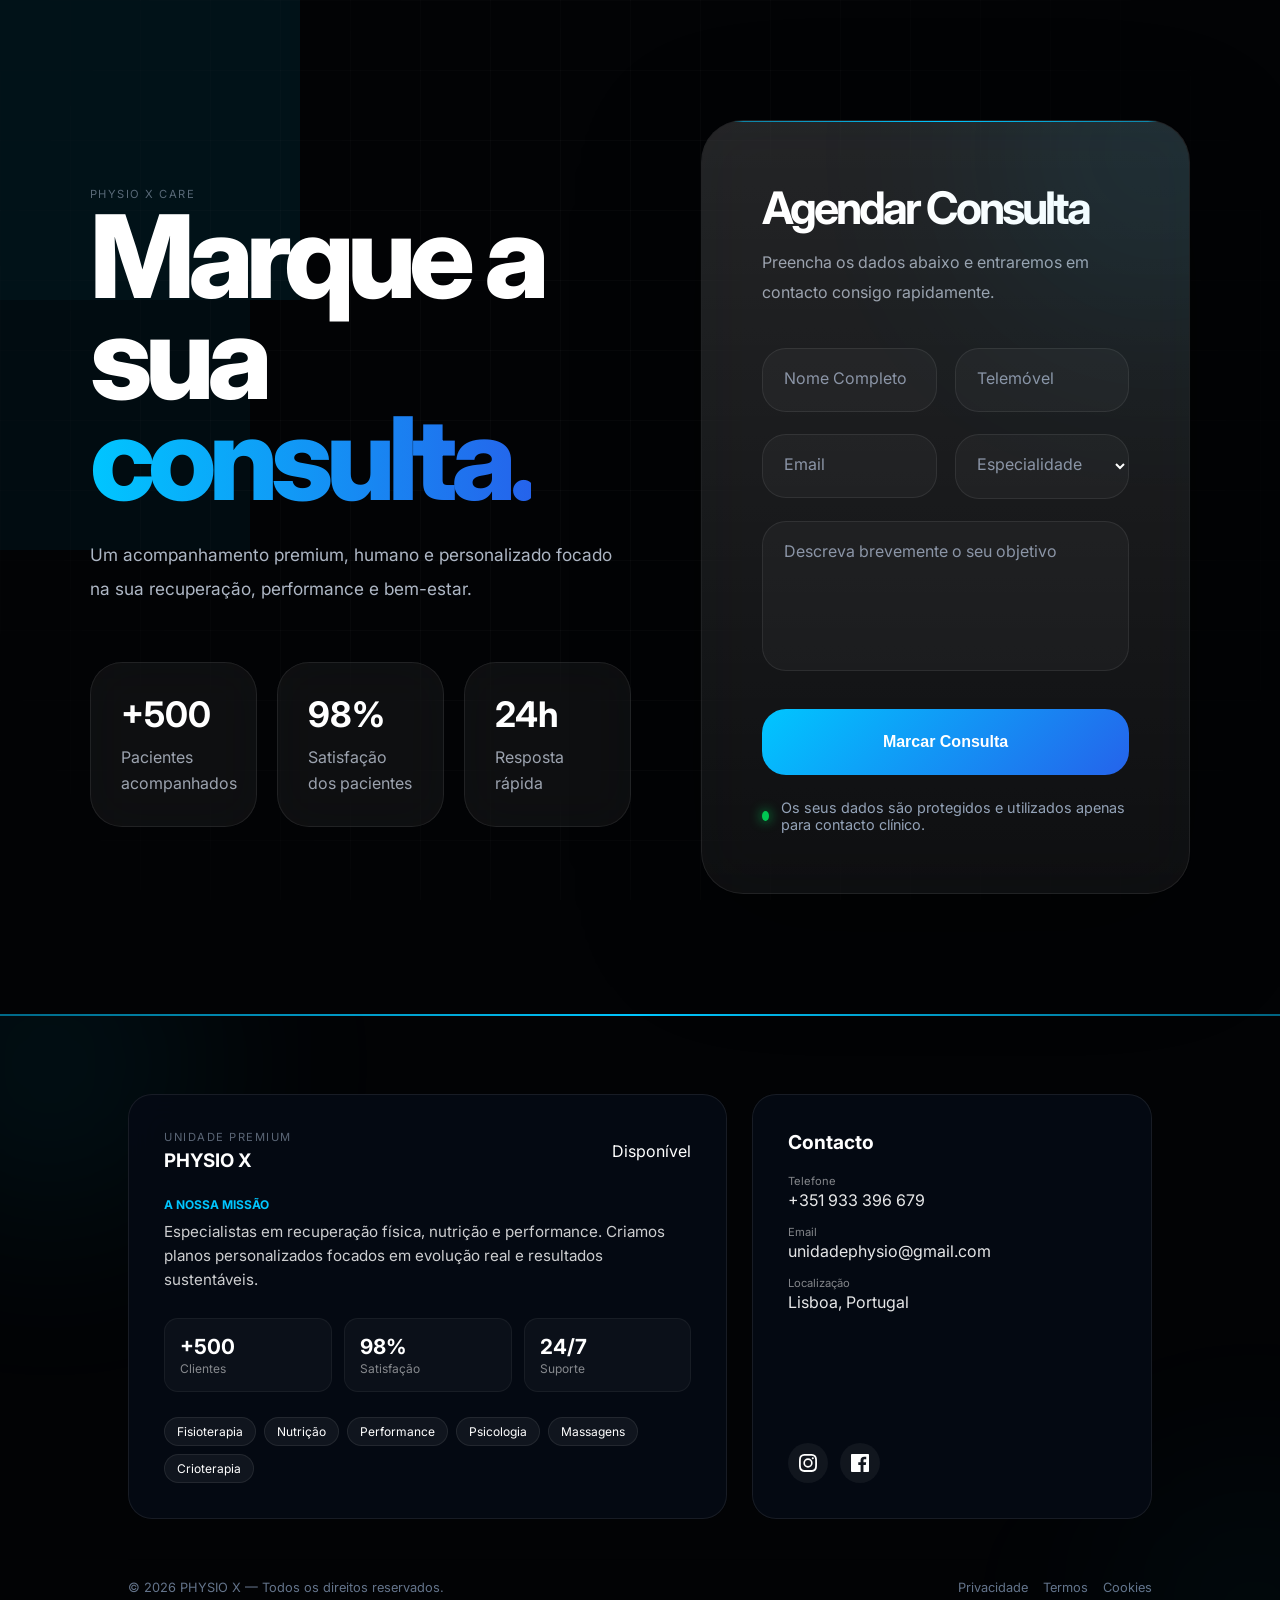
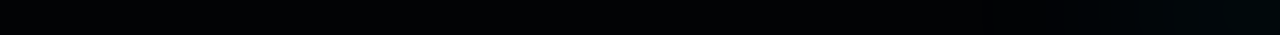
<file: Consulta.html>
<!DOCTYPE html>
<html lang="pt">
<head>

<meta charset="UTF-8">
<meta name="viewport" content="width=device-width, initial-scale=1.0">

<title>Marcação de Consulta | PHYSIO X</title>

<link rel="preconnect" href="https://fonts.googleapis.com">
<link rel="preconnect" href="https://fonts.gstatic.com" crossorigin>

<link href="https://fonts.googleapis.com/css2?family=Inter:wght@300;400;500;600;700;800;900&display=swap" rel="stylesheet">

<link rel="stylesheet" href="style.css">

</head>

<body>

<!-- BACKGROUND -->
<div class="bg">

  <div class="grid"></div>

  <div class="glow glow-1"></div>
  <div class="glow glow-2"></div>

</div>

<!-- HERO -->
<section class="hero">

  <div class="hero-container">

    <!-- LEFT -->
    <div class="hero-left reveal">

      <span class="mini-label">
        PHYSIO X CARE
      </span>

      <h1>
        Marque a sua
        <span>consulta.</span>
      </h1>

      <p>
        Um acompanhamento premium, humano e personalizado
        focado na sua recuperação, performance e bem-estar.
      </p>

      <!-- TRUST -->
      <div class="trust-grid">

        <div class="trust-card">
          <h3>+500</h3>
          <span>Pacientes acompanhados</span>
        </div>

        <div class="trust-card">
          <h3>98%</h3>
          <span>Satisfação dos pacientes</span>
        </div>

        <div class="trust-card">
          <h3>24h</h3>
          <span>Resposta rápida</span>
        </div>

      </div>

    </div>

    <!-- RIGHT -->
    <div class="booking-card reveal">

      <div class="light-line"></div>

      <div class="form-header">

        <h2>
          Agendar Consulta
        </h2>

        <p>
          Preencha os dados abaixo e entraremos
          em contacto consigo rapidamente.
        </p>

      </div>

      <!-- FORM -->
      <form
      class="booking-form"
      action="https://formspree.io/f/SEU_ID"
      method="POST">

        <div class="form-grid">

          <div class="input-group">

            <input
            type="text"
            name="nome"
            required>

            <label>
              Nome Completo
            </label>

          </div>

          <div class="input-group">

            <input
            type="tel"
            name="telefone"
            required>

            <label>
              Telemóvel
            </label>

          </div>

        </div>

        <div class="form-grid">

          <div class="input-group">

            <input
            type="email"
            name="email"
            required>

            <label>
              Email
            </label>

          </div>

          <div class="input-group">

            <select
            name="consulta"
            required>

              <option value=""></option>

              <option>
                Fisioterapia
              </option>

              <option>
                Nutrição
              </option>

              <option>
                Personal Trainer
              </option>

              <option>
                Psicologia
              </option>

            </select>

            <label>
              Especialidade
            </label>

          </div>

        </div>

        <div class="input-group">

          <textarea
          name="mensagem"
          required></textarea>

          <label>
            Descreva brevemente o seu objetivo
          </label>

        </div>

        <button
        type="submit"
        class="submit-btn">

          Marcar Consulta

        </button>

      </form>

      <!-- SECURITY -->
      <div class="security">

        <div class="security-dot"></div>

        <span>
          Os seus dados são protegidos e utilizados apenas para contacto clínico.
        </span>

      </div>

    </div>

  </div>

</section>

<footer class="footer">
  <div class="footer-line"></div>
  <div class="footer-glow glow-1"></div>
  <div class="footer-glow glow-2"></div>

  <div class="footer-main">
    <div class="footer-box glass footer-brand">
      <div class="brand-top">
        <div>
          <span class="mini-label">UNIDADE PREMIUM</span>
          <h3>PHYSIO X</h3>
        </div>
        <div class="status-live"><span></span> Disponível</div>
      </div>

      <div class="brand-info">
        <span class="brand-mission-title">A Nossa Missão</span>
        <p class="brand-description">
          Especialistas em recuperação física, nutrição e performance. Criamos planos personalizados focados em evolução real e resultados sustentáveis.
        </p>
      </div>

      <div class="brand-stats">
        <div class="stat-card">
          <h4>+500</h4>
          <p>Clientes</p>
        </div>
        <div class="stat-card">
          <h4>98%</h4>
          <p>Satisfação</p>
        </div>
        <div class="stat-card">
          <h4>24/7</h4>
          <p>Suporte</p>
        </div>
      </div>

      <div class="specialities">
        <span>Fisioterapia</span>
        <span>Nutrição</span>
        <span>Performance</span>
        <span>Psicologia</span>
        <span>Massagens</span>
        <span>Crioterapia</span>
      </div>
    </div>

    <div class="footer-box glass footer-contacto">
      <div>
        <h4>Contacto</h4>
        <div class="contact-item">
          <span>Telefone</span>
          <p>+351 933 396 679</p>
        </div>
        <div class="contact-item">
          <span>Email</span>
          <p>unidadephysio@gmail.com</p>
        </div>
        <div class="contact-item">
          <span>Localização</span>
          <p>Lisboa, Portugal</p>
        </div>
      </div>

      <div class="socials">
        <a href="https://www.instagram.com/unidadephysiox?igsh=NnNrczdreXFkMTBu" aria-label="Instagram">
          <svg viewBox="0 0 24 24"><path d="M12 2.2c3.2 0 3.6 0 4.8.1 3 .1 4.5 1.6 4.7 4.7.1 1.2.1 1.6.1 4.8s0 3.6-.1 4.8c-.1 3-1.6 4.5-4.7 4.7-1.2.1-1.6.1-4.8.1s-3.6 0-4.8-.1c-3-.1-4.5-1.6-4.7-4.7-.1-1.2-.1-1.6-.1-4.8s0-3.6.1-4.8c.1-3 1.6-4.5 4.7-4.7 1.2-.1 1.6-.1 4.8-.1zm0-2.2C8.7 0 8.3 0 7 .1 2.7.3.3 2.7.1 7 .1 8.3 0 8.7 0 12s0 3.7.1 5c.2 4.3 2.6 6.7 6.9 6.9 1.3.1 1.7.1 5 .1s3.7 0 5-.1c4.3-.2 6.7-2.6 6.9-6.9.1-1.3.1-1.7.1-5s0-3.7-.1-5C23.7 2.7 21.3.3 17 .1 15.7 0 15.3 0 12 0zm0 5.8A6.2 6.2 0 1018.2 12 6.2 6.2 0 0012 5.8zm0 10.2A4 4 0 1116 12a4 4 0 01-4 4zm6.4-11.8a1.4 1.4 0 101.4 1.4 1.4 1.4 0 00-1.4-1.4z"/></svg>
        </a>
        <a href="#" aria-label="Facebook">
          <svg viewBox="0 0 24 24"><path d="M22.7 0H1.3C.6 0 0 .6 0 1.3v21.4C0 23.4.6 24 1.3 24h11.5v-9.3H9.7v-3.6h3.1V8.4c0-3.1 1.9-4.8 4.7-4.8 1.3 0 2.4.1 2.8.1V7h-1.9c-1.5 0-1.8.7-1.8 1.8v2.3h3.6l-.5 3.6h-3.1V24h6.1c.7 0 1.3-.6 1.3-1.3V1.3C24 .6 23.4 0 22.7 0z"/></svg>
        </a>
      </div>
    </div>
  </div>

  <div class="footer-bottom">
    <p>© 2026 PHYSIO X — Todos os direitos reservados.</p>
    <div class="legal">
      <a href="privacidade.html">Privacidade</a>
      <a href="privacidade.html">Termos</a>
      <a href="privacidade.html">Cookies</a>
    </div>
  </div>
</footer>

<script>

const reveals =
document.querySelectorAll('.reveal');

const observer =
new IntersectionObserver(entries => {

entries.forEach(entry => {

if(entry.isIntersecting){

entry.target.classList.add('active');

}

});

}, {
threshold:0.15
});

reveals.forEach(el => observer.observe(el));

</script>

</body>
</html>
</file>
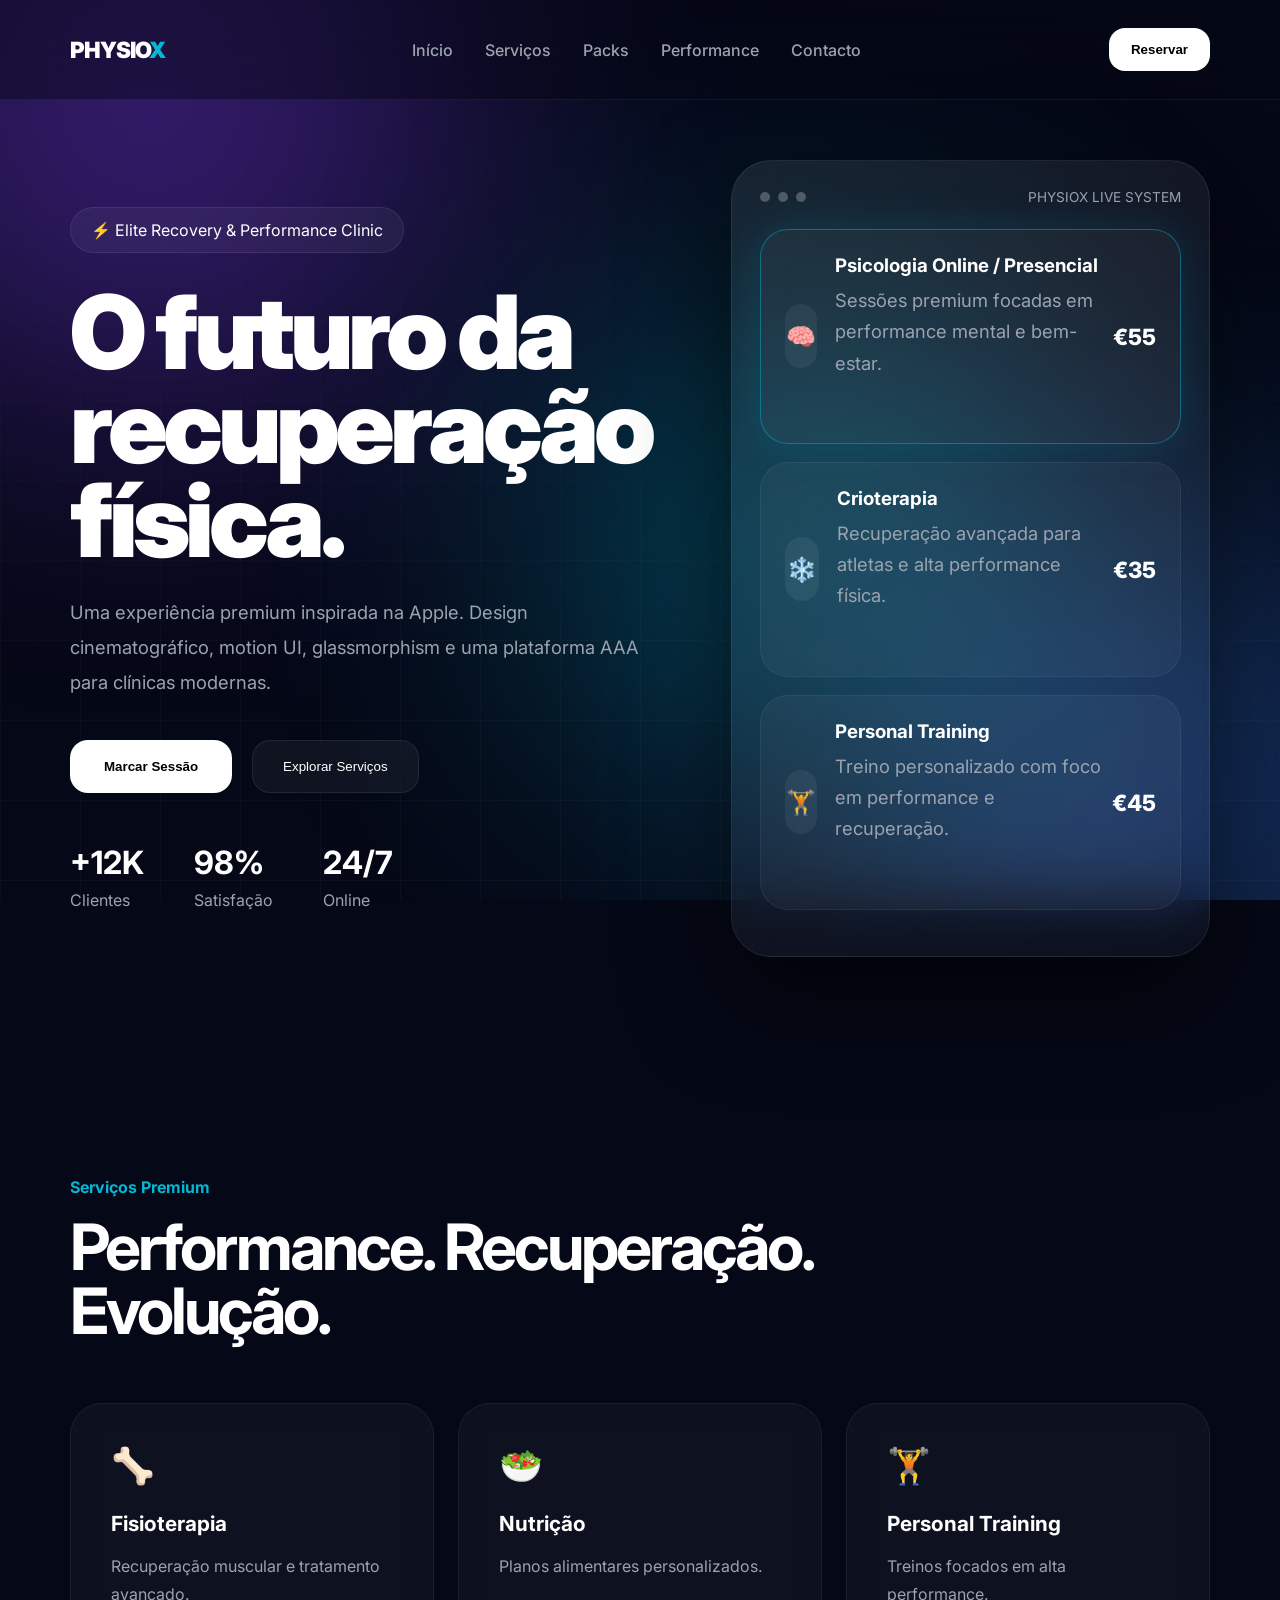
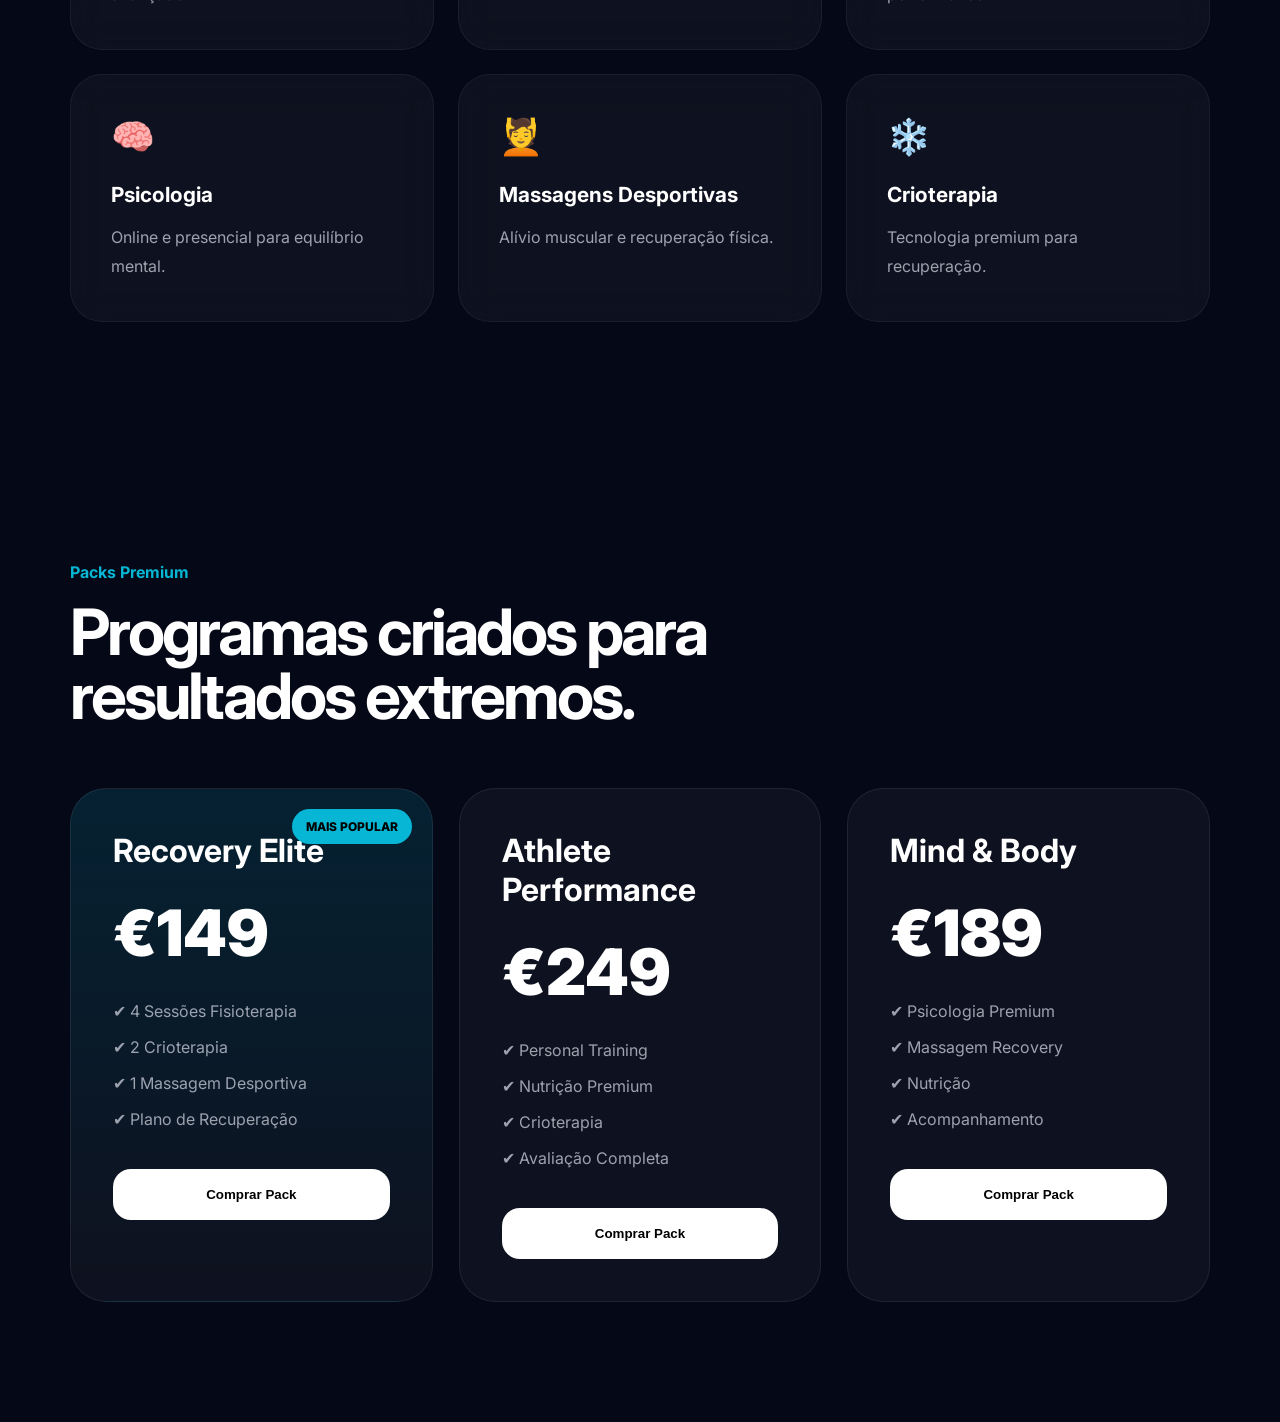
<file: Teste.html>
<!DOCTYPE html>
<html lang="pt">
<head>

    <meta charset="UTF-8" />
    <meta name="viewport" content="width=device-width, initial-scale=1.0"/>

    <title>PhysioX — Elite Performance Clinic</title>

    <link rel="preconnect" href="https://fonts.googleapis.com">

    <link href="https://fonts.googleapis.com/css2?family=Inter:wght@300;400;500;600;700;800;900&display=swap" rel="stylesheet">

    <link rel="stylesheet" href="fundo.css">

</head>

<body>

<!-- BACKGROUND -->
<div class="bg">

    <div class="gradient g1"></div>
    <div class="gradient g2"></div>
    <div class="gradient g3"></div>

    <div class="grid"></div>

</div>

<!-- NAVBAR -->
<header class="navbar">

    <div class="logo">
        PHYSIO<span>X</span>
    </div>

    <nav class="menu">

        <a href="#">Início</a>
        <a href="#">Serviços</a>
        <a href="#">Packs</a>
        <a href="#">Performance</a>
        <a href="#">Contacto</a>

    </nav>

    <button class="nav-btn">
        Reservar
    </button>

</header>

<!-- HERO -->
<section class="hero">

    <div class="hero-left">

        <div class="badge">
            ⚡ Elite Recovery & Performance Clinic
        </div>

        <h1>
            O futuro da<br>
            recuperação física.
        </h1>

        <p>
            Uma experiência premium inspirada na Apple.
            Design cinematográfico, motion UI, glassmorphism
            e uma plataforma AAA para clínicas modernas.
        </p>

        <div class="hero-buttons">

            <button class="btn-primary">
                Marcar Sessão
            </button>

            <button class="btn-secondary">
                Explorar Serviços
            </button>

        </div>

        <!-- STATS -->
        <div class="stats">

            <div class="stat">
                <h3>+12K</h3>
                <span>Clientes</span>
            </div>

            <div class="stat">
                <h3>98%</h3>
                <span>Satisfação</span>
            </div>

            <div class="stat">
                <h3>24/7</h3>
                <span>Online</span>
            </div>

        </div>

    </div>

    <!-- RIGHT -->
    <div class="hero-right">

        <div class="device">

            <div class="device-header">

                <div class="dots">
                    <span></span>
                    <span></span>
                    <span></span>
                </div>

                <div class="live">
                    PHYSIOX LIVE SYSTEM
                </div>

            </div>

            <!-- SERVICE -->
            <div class="service-card active">

                <div class="service-left">

                    <div class="icon">
                        🧠
                    </div>

                    <div>

                        <h3>Psicologia Online / Presencial</h3>

                        <p>
                            Sessões premium focadas em
                            performance mental e bem-estar.
                        </p>

                    </div>

                </div>

                <div class="price">
                    €55
                </div>

            </div>

            <!-- SERVICE -->
            <div class="service-card">

                <div class="service-left">

                    <div class="icon">
                        ❄️
                    </div>

                    <div>

                        <h3>Crioterapia</h3>

                        <p>
                            Recuperação avançada para atletas
                            e alta performance física.
                        </p>

                    </div>

                </div>

                <div class="price">
                    €35
                </div>

            </div>

            <!-- SERVICE -->
            <div class="service-card">

                <div class="service-left">

                    <div class="icon">
                        🏋️
                    </div>

                    <div>

                        <h3>Personal Training</h3>

                        <p>
                            Treino personalizado com foco
                            em performance e recuperação.
                        </p>

                    </div>

                </div>

                <div class="price">
                    €45
                </div>

            </div>

        </div>

    </div>

</section>

<!-- SERVICES -->
<section class="section">

    <div class="section-top">

        <span class="mini-title">
            Serviços Premium
        </span>

        <h2>
            Performance. Recuperação.<br>
            Evolução.
        </h2>

    </div>

    <div class="services-grid">

        <div class="glass-card">
            <div class="glass-icon">🦴</div>
            <h3>Fisioterapia</h3>
            <p>
                Recuperação muscular e tratamento avançado.
            </p>
        </div>

        <div class="glass-card">
            <div class="glass-icon">🥗</div>
            <h3>Nutrição</h3>
            <p>
                Planos alimentares personalizados.
            </p>
        </div>

        <div class="glass-card">
            <div class="glass-icon">🏋️</div>
            <h3>Personal Training</h3>
            <p>
                Treinos focados em alta performance.
            </p>
        </div>

        <div class="glass-card">
            <div class="glass-icon">🧠</div>
            <h3>Psicologia</h3>
            <p>
                Online e presencial para equilíbrio mental.
            </p>
        </div>

        <div class="glass-card">
            <div class="glass-icon">💆</div>
            <h3>Massagens Desportivas</h3>
            <p>
                Alívio muscular e recuperação física.
            </p>
        </div>

        <div class="glass-card">
            <div class="glass-icon">❄️</div>
            <h3>Crioterapia</h3>
            <p>
                Tecnologia premium para recuperação.
            </p>
        </div>

    </div>

</section>

<!-- PACKS -->
<section class="packs">

    <div class="section-top">

        <span class="mini-title">
            Packs Premium
        </span>

        <h2>
            Programas criados para<br>
            resultados extremos.
        </h2>

    </div>

    <div class="packs-grid">

        <!-- PACK -->
        <div class="pack-card">

            <div class="popular">
                MAIS POPULAR
            </div>

            <h3>
                Recovery Elite
            </h3>

            <div class="pack-price">
                €149
            </div>

            <ul>

                <li>✔ 4 Sessões Fisioterapia</li>
                <li>✔ 2 Crioterapia</li>
                <li>✔ 1 Massagem Desportiva</li>
                <li>✔ Plano de Recuperação</li>

            </ul>

            <button>
                Comprar Pack
            </button>

        </div>

        <!-- PACK -->
        <div class="pack-card dark">

            <h3>
                Athlete Performance
            </h3>

            <div class="pack-price">
                €249
            </div>

            <ul>

                <li>✔ Personal Training</li>
                <li>✔ Nutrição Premium</li>
                <li>✔ Crioterapia</li>
                <li>✔ Avaliação Completa</li>

            </ul>

            <button>
                Comprar Pack
            </button>

        </div>

        <!-- PACK -->
        <div class="pack-card dark">

            <h3>
                Mind & Body
            </h3>

            <div class="pack-price">
                €189
            </div>

            <ul>

                <li>✔ Psicologia Premium</li>
                <li>✔ Massagem Recovery</li>
                <li>✔ Nutrição</li>
                <li>✔ Acompanhamento</li>

            </ul>

            <button>
                Comprar Pack
            </button>

        </div>

    </div>

</section>

<script>

const device = document.querySelector('.device');

document.addEventListener('mousemove', (e)=>{

    let x = (window.innerWidth / 2 - e.pageX) / 35;
    let y = (window.innerHeight / 2 - e.pageY) / 35;

    device.style.transform = `
        rotateY(${x}deg)
        rotateX(${-y}deg)
        translateY(-10px)
    `;
});

</script>

</body>
</html>
</file>
<file: style.css>
/* =========================================
   PHYSIO X — ULTRA PREMIUM UI
========================================= */

*{
  margin:0;
  padding:0;
  box-sizing:border-box;
}

html{
  scroll-behavior:smooth;
}

body{
  font-family:'Inter',sans-serif;
  background:#020305;
  color:white;
  overflow-x:hidden;
}

/* =========================================
   BACKGROUND
========================================= */

.bg{
  position:fixed;
  inset:0;
  z-index:-20;
  overflow:hidden;
}

.grid{
  position:absolute;
  inset:0;

  background-image:
  linear-gradient(rgba(255,255,255,.025) 1px, transparent 1px),
  linear-gradient(90deg, rgba(255,255,255,.025) 1px, transparent 1px);

  background-size:70px 70px;

  mask-image:
  radial-gradient(circle at center, black 40%, transparent 100%);
}

/* Animated Aurora */
.aurora{
  position:absolute;
  width:900px;
  height:900px;
  border-radius:50%;
  filter:blur(160px);
  opacity:.16;
  animation:float 18s ease-in-out infinite;
}

.aurora.one{
  background:#00c6ff;
  top:-300px;
  left:-300px;
}

.aurora.two{
  background:#2563eb;
  bottom:-300px;
  right:-300px;
  animation-delay:4s;
}

.aurora.three{
  background:#0ea5e9;
  top:40%;
  left:40%;
  opacity:.08;
  animation-delay:8s;
}

@keyframes float{

  0%{
    transform:
    translate(0,0)
    scale(1);
  }

  50%{
    transform:
    translate(40px,-30px)
    scale(1.08);
  }

  100%{
    transform:
    translate(0,0)
    scale(1);
  }

}

/* Noise */
.noise{
  position:absolute;
  inset:0;

  background-image:
  radial-gradient(rgba(255,255,255,.035) 1px, transparent 1px);

  background-size:22px 22px;

  opacity:.25;
}

/* =========================================
   HERO
========================================= */

.hero{
  min-height:100vh;

  display:flex;
  align-items:center;
  justify-content:center;

  padding:120px 7%;
}

.hero-container{
  width:100%;
  max-width:1600px;

  display:grid;
  grid-template-columns:1.05fr .95fr;

  gap:70px;

  align-items:center;
}

/* =========================================
   LEFT
========================================= */

.hero-left{
  position:relative;
}

.mini-label{
  display:inline-flex;
  align-items:center;
  gap:12px;

  color:#94a3b8;

  font-size:.78rem;

  letter-spacing:4px;

  text-transform:uppercase;

  margin-bottom:24px;
}

.mini-label::before{
  content:"";

  width:35px;
  height:1px;

  background:#00c6ff;
}

.hero-left h1{
  font-size:clamp(4.5rem,9vw,8.5rem);

  line-height:.88;

  letter-spacing:-7px;

  font-weight:800;

  margin-bottom:28px;
}

.hero-left h1 span{
  background:
  linear-gradient(
  90deg,
  #00c6ff,
  #2563eb);

  -webkit-background-clip:text;
  background-clip:text;

  -webkit-text-fill-color:transparent;
}

.hero-left p{
  max-width:650px;

  color:#aeb7c5;

  line-height:2;

  font-size:1.08rem;
}

/* =========================================
   PREMIUM STATS
========================================= */

.trust-grid{
  display:grid;
  grid-template-columns:repeat(3,1fr);

  gap:20px;

  margin-top:55px;
}

.trust-card{
  position:relative;

  overflow:hidden;

  padding:30px;

  border-radius:32px;

  background:
  rgba(255,255,255,.05);

  border:
  1px solid rgba(255,255,255,.08);

  backdrop-filter:blur(26px);

  transition:
  transform .55s cubic-bezier(.16,1,.3,1),
  box-shadow .55s;
}

.trust-card::before{
  content:"";

  position:absolute;

  inset:0;

  background:
  linear-gradient(
  180deg,
  rgba(255,255,255,.08),
  transparent);

  opacity:0;

  transition:.5s;
}

.trust-card:hover::before{
  opacity:1;
}

.trust-card:hover{
  transform:
  translateY(-10px);

  box-shadow:
  0 30px 70px rgba(0,198,255,.1);
}

.trust-card h3{
  font-size:2.2rem;

  margin-bottom:10px;
}

.trust-card span{
  color:#9ca3af;

  line-height:1.6;
}

/* =========================================
   FORM CARD
========================================= */

.booking-card{
  position:relative;

  overflow:hidden;

  padding:60px;

  border-radius:42px;

  background:
  rgba(255,255,255,.05);

  backdrop-filter:blur(34px);

  border:
  1px solid rgba(255,255,255,.08);

  box-shadow:
  0 30px 120px rgba(0,0,0,.45);

  isolation:isolate;
}

/* Top Glow */
.booking-card::before{
  content:"";

  position:absolute;

  inset:0;

  background:
  linear-gradient(
  180deg,
  rgba(255,255,255,.09),
  transparent);

  z-index:-1;
}

/* Floating glow */
.booking-card::after{
  content:"";

  position:absolute;

  width:300px;
  height:300px;

  background:#00c6ff;

  border-radius:50%;

  filter:blur(120px);

  opacity:.12;

  top:-120px;
  right:-120px;
}

/* Animated line */
.light-line{
  position:absolute;

  top:0;
  left:-50%;

  width:200%;
  height:1px;

  background:
  linear-gradient(
  90deg,
  transparent,
  #00c6ff,
  transparent);

  animation:lineMove 5s linear infinite;
}

@keyframes lineMove{

  0%{
    transform:translateX(-50%);
  }

  100%{
    transform:translateX(50%);
  }

}

/* =========================================
   HEADER
========================================= */

.form-header{
  margin-bottom:40px;
}

.form-header h2{
  font-size:2.8rem;

  letter-spacing:-3px;

  margin-bottom:12px;
}

.form-header p{
  color:#9ca3af;

  line-height:1.9;
}

/* =========================================
   FORM
========================================= */

.booking-form{
  display:flex;
  flex-direction:column;
  gap:22px;
}

.form-grid{
  display:grid;
  grid-template-columns:1fr 1fr;
  gap:18px;
}

.input-group{
  position:relative;
}

/* Inputs */
.input-group input,
.input-group select,
.input-group textarea{

  width:100%;

  padding:30px 22px 14px;

  border-radius:24px;

  border:
  1px solid rgba(255,255,255,.08);

  background:
  rgba(255,255,255,.03);

  color:white;

  font-size:1rem;

  outline:none;

  transition:
  border .35s,
  transform .35s,
  background .35s,
  box-shadow .35s;
}

.input-group textarea{
  min-height:150px;
  resize:none;
}

.input-group input:hover,
.input-group select:hover,
.input-group textarea:hover{
  background:
  rgba(255,255,255,.05);
}

.input-group input:focus,
.input-group select:focus,
.input-group textarea:focus{

  border-color:#00c6ff;

  transform:
  translateY(-2px);

  box-shadow:
  0 0 25px rgba(0,198,255,.14);
}

/* Floating labels */
.input-group label{
  position:absolute;

  top:20px;
  left:22px;

  color:#8b95a7;

  pointer-events:none;

  transition:.3s;
}

.input-group input:focus + label,
.input-group input:valid + label,
.input-group select:focus + label,
.input-group select:valid + label,
.input-group textarea:focus + label,
.input-group textarea:valid + label{

  top:8px;

  font-size:.72rem;

  color:#00c6ff;
}

/* =========================================
   BUTTON
========================================= */

.submit-btn{
  position:relative;

  overflow:hidden;

  margin-top:12px;

  border:none;

  padding:24px;

  border-radius:24px;

  background:
  linear-gradient(
  135deg,
  #00c6ff,
  #2563eb);

  color:white;

  font-size:1rem;

  font-weight:700;

  cursor:pointer;

  transition:
  transform .45s cubic-bezier(.16,1,.3,1),
  box-shadow .45s;
}

.submit-btn:hover{
  transform:
  translateY(-7px)
  scale(1.015);

  box-shadow:
  0 35px 70px rgba(0,198,255,.35);
}

/* Shine */
.submit-btn::before{
  content:"";

  position:absolute;

  top:0;
  left:-120%;

  width:70%;
  height:100%;

  background:
  linear-gradient(
  90deg,
  transparent,
  rgba(255,255,255,.3),
  transparent);

  transform:skewX(-20deg);

  transition:1.1s;
}

.submit-btn:hover::before{
  left:140%;
}

/* Click animation */
.submit-btn:active{
  transform:scale(.98);
}

/* =========================================
   SECURITY
========================================= */

.security{
  margin-top:24px;

  display:flex;
  align-items:center;
  gap:12px;

  color:#94a3b8;

  font-size:.9rem;
}

.security-dot{
  width:10px;
  height:10px;

  border-radius:50%;

  background:#00c853;

  box-shadow:
  0 0 12px #00c853;

  animation:pulse 2s infinite;
}

@keyframes pulse{

  0%{
    transform:scale(1);
    opacity:1;
  }

  50%{
    transform:scale(1.4);
    opacity:.6;
  }

  100%{
    transform:scale(1);
    opacity:1;
  }

}

/* =========================================
   REVEAL
========================================= */

.reveal{
  opacity:0;

  transform:
  translateY(45px);

  transition:
  opacity 1s cubic-bezier(.16,1,.3,1),
  transform 1s cubic-bezier(.16,1,.3,1);
}

.reveal.active{
  opacity:1;

  transform:
  translateY(0);
}

/* =========================================
   RESPONSIVE
========================================= */

@media(max-width:1150px){

  .hero-container{
    grid-template-columns:1fr;
  }

}

@media(max-width:768px){

  .hero{
    padding:100px 5%;
  }

  .hero-left h1{
    letter-spacing:-4px;
  }

  .booking-card{
    padding:34px;
  }

  .form-grid{
    grid-template-columns:1fr;
  }

  .trust-grid{
    grid-template-columns:1fr;
  }

}

/*Footer*/
.footer {
  position: relative;
  overflow: hidden;
  padding: 80px 10% 40px;
  color: white;
}

.footer-line {
  position: absolute;
  top: 0;
  left: -50%;
  width: 200%;
  height: 2px;
  background: linear-gradient(90deg, transparent, #00c6ff, transparent);
  animation: lineMove 8s linear infinite;
}

@keyframes lineMove {
  0% { transform: translateX(-30%); }
  100% { transform: translateX(30%); }
}

.footer-glow {
  position: absolute;
  border-radius: 50%;
  filter: blur(100px);
  pointer-events: none;
}

.glow-1 { width: 300px; height: 300px; background: rgba(0,198,255,0.08); top: -100px; left: -100px; }
.glow-2 { width: 250px; height: 250px; background: rgba(0,198,255,0.05); bottom: -100px; right: -100px; }



.footer-main {
  position: relative;
  z-index: 2;
  display: grid;
  grid-template-columns: 1.2fr 0.8fr;
  gap: 25px;
}

.footer-box {
  border-radius: 24px;
  padding: 35px;
  transition: transform 0.4s ease, box-shadow 0.4s ease;
}

.footer-box:hover {
  transform: translateY(-5px);
  box-shadow: 0 20px 40px rgba(0,198,255,0.1);
}

.glass {
  background: rgba(5, 10, 20, 0.92);
  backdrop-filter: blur(18px);
  -webkit-backdrop-filter: blur(18px);
  border: 1px solid rgba(255,255,255,0.08);
}

.brand-top {
  display: flex;
  justify-content: space-between;
  align-items: center;
  margin-bottom: 25px;
}

.mini-label {
  display: block;
  font-size: 0.7rem;
  letter-spacing: 1.5px;
  opacity: 0.6;
  margin-bottom: 5px;
}

.brand-mission-title {
  display: block;
  font-size: 0.75rem;
  font-weight: 700;
  color: #00c6ff;
  text-transform: uppercase;
  margin-bottom: 8px;
}

.brand-description {
  font-size: 0.95rem;
  opacity: 0.8;
  line-height: 1.6;
  margin-bottom: 25px;
}

.brand-stats {
  display: flex;
  gap: 12px;
  margin-bottom: 25px;
}

.stat-card {
  flex: 1;
  padding: 15px;
  border-radius: 14px;
  background: rgba(255,255,255,0.03);
  border: 1px solid rgba(255,255,255,0.05);
}

.stat-card h4 { font-size: 1.3rem; margin-bottom: 2px; }
.stat-card p { font-size: 0.75rem; opacity: 0.5; }

.specialities {
  display: flex;
  flex-wrap: wrap;
  gap: 8px;
}

.specialities span {
  padding: 6px 12px;
  border-radius: 999px;
  background: rgba(255,255,255,0.05);
  font-size: 0.75rem;
  border: 1px solid rgba(255,255,255,0.08);
}

.footer-contacto {
  display: flex;
  flex-direction: column;
  justify-content: space-between;
}

.footer-contacto h4 { margin-bottom: 20px; font-size: 1.2rem; }

.contact-item { margin-bottom: 15px; }
.contact-item span { display: block; font-size: 0.7rem; opacity: 0.5; margin-bottom: 2px; }
.contact-item p { font-size: 1rem; opacity: 0.9; }

.socials { display: flex; gap: 12px; margin-top: 20px; }
.socials a {
  width: 40px; height: 40px;
  display: flex; align-items: center; justify-content: center;
  border-radius: 50%;
  background: rgba(255,255,255,0.05);
  transition: 0.3s;
}

.socials a:hover { background: rgba(0,198,255,0.2); transform: translateY(-3px); }
.socials svg { width: 18px; fill: white; }

.footer-bottom {
  margin-top: 40px;
  padding-top: 20px;
  border-top: 1px solid rgba(0,0,0,0.05);
  display: flex;
  justify-content: space-between;
  font-size: 0.8rem;
  color: #64748b;
}

.legal { display: flex; gap: 15px; }
.legal a { color: inherit; text-decoration: none; transition: 0.2s; }
.legal a:hover { color: #0072ff; }

@media(max-width: 900px) {
  .footer-main { grid-template-columns: 1fr; }
  .footer-bottom { flex-direction: column; gap: 15px; text-align: center; }
}
</file>
<file: fundo.css>
:root{

    --bg:#050816;

    --glass:rgba(255,255,255,.06);

    --line:rgba(255,255,255,.08);

    --text:#ffffff;

    --muted:#9ca3af;

    --blue:#3b82f6;

    --purple:#7c3aed;

    --cyan:#06b6d4;

    --shadow:
    0 40px 100px rgba(0,0,0,.65);
}

*{
    margin:0;
    padding:0;
    box-sizing:border-box;
}

body{

    font-family:'Inter',sans-serif;

    background:var(--bg);

    color:var(--text);

    overflow-x:hidden;
}

/* =======================================
BACKGROUND
======================================= */

.bg{

    position:fixed;

    inset:0;

    z-index:-5;

    overflow:hidden;
}

.gradient{

    position:absolute;

    border-radius:50%;

    filter:blur(140px);

    opacity:.45;

    animation:float 14s infinite ease-in-out;
}

.g1{

    width:600px;
    height:600px;

    background:var(--purple);

    top:-200px;
    left:-150px;
}

.g2{

    width:500px;
    height:500px;

    background:var(--blue);

    bottom:-150px;
    right:-100px;

    animation-delay:2s;
}

.g3{

    width:450px;
    height:450px;

    background:var(--cyan);

    top:35%;
    left:45%;

    animation-delay:4s;
}

.grid{

    position:absolute;

    inset:0;

    background-image:
    linear-gradient(rgba(255,255,255,.03) 1px, transparent 1px),
    linear-gradient(90deg, rgba(255,255,255,.03) 1px, transparent 1px);

    background-size:80px 80px;

    mask-image:linear-gradient(to bottom, transparent, black);
}

/* =======================================
NAVBAR
======================================= */

.navbar{

    position:fixed;

    top:0;
    left:0;

    width:100%;

    display:flex;

    justify-content:space-between;

    align-items:center;

    padding:28px 70px;

    backdrop-filter:blur(25px);

    background:rgba(5,8,22,.45);

    border-bottom:1px solid rgba(255,255,255,.05);

    z-index:999;
}

.logo{

    font-size:1.4rem;

    font-weight:900;

    letter-spacing:-1px;
}

.logo span{

    color:var(--cyan);
}

.menu{

    display:flex;

    gap:32px;
}

.menu a{

    text-decoration:none;

    color:var(--muted);

    transition:.3s;

    font-weight:500;
}

.menu a:hover{

    color:white;
}

.nav-btn{

    border:none;

    background:white;

    color:black;

    padding:14px 22px;

    border-radius:16px;

    font-weight:700;

    cursor:pointer;

    transition:.3s;
}

.nav-btn:hover{

    transform:translateY(-4px);
}

/* =======================================
HERO
======================================= */

.hero{

    min-height:100vh;

    display:grid;

    grid-template-columns:1fr 1fr;

    align-items:center;

    gap:80px;

    padding:160px 70px 100px;
}

.badge{

    display:inline-flex;

    align-items:center;

    gap:10px;

    padding:12px 20px;

    border-radius:999px;

    background:rgba(255,255,255,.05);

    border:1px solid rgba(255,255,255,.08);

    backdrop-filter:blur(20px);

    margin-bottom:32px;
}

.hero h1{

    font-size:clamp(4rem,8vw,7rem);

    line-height:.92;

    letter-spacing:-5px;

    font-weight:900;

    margin-bottom:28px;
}

.hero p{

    color:var(--muted);

    line-height:1.9;

    font-size:1.15rem;

    max-width:650px;

    margin-bottom:40px;
}

.hero-buttons{

    display:flex;

    gap:20px;

    margin-bottom:50px;
}

.btn-primary{

    border:none;

    background:white;

    color:black;

    padding:18px 34px;

    border-radius:18px;

    font-weight:700;

    cursor:pointer;

    transition:.35s;
}

.btn-primary:hover{

    transform:
    translateY(-6px)
    scale(1.03);

    box-shadow:
    0 20px 50px rgba(255,255,255,.15);
}

.btn-secondary{

    border:1px solid rgba(255,255,255,.08);

    background:rgba(255,255,255,.05);

    color:white;

    padding:18px 30px;

    border-radius:18px;

    cursor:pointer;

    backdrop-filter:blur(20px);
}

/* =======================================
STATS
======================================= */

.stats{

    display:flex;

    gap:50px;
}

.stat h3{

    font-size:2rem;

    margin-bottom:8px;
}

.stat span{

    color:var(--muted);
}

/* =======================================
DEVICE
======================================= */

.hero-right{

    perspective:1800px;
}

.device{

    background:
    linear-gradient(
    145deg,
    rgba(255,255,255,.08),
    rgba(255,255,255,.03)
    );

    border:
    1px solid rgba(255,255,255,.08);

    border-radius:40px;

    padding:28px;

    backdrop-filter:blur(30px);

    box-shadow:var(--shadow);

    transition:transform .2s ease;

    transform-style:preserve-3d;
}

.device-header{

    display:flex;

    justify-content:space-between;

    align-items:center;

    margin-bottom:24px;
}

.dots{

    display:flex;

    gap:8px;
}

.dots span{

    width:10px;
    height:10px;

    border-radius:50%;

    background:rgba(255,255,255,.25);
}

.live{

    color:var(--muted);

    font-size:.85rem;
}

.service-card{

    background:rgba(255,255,255,.04);

    border:
    1px solid rgba(255,255,255,.06);

    border-radius:28px;

    padding:24px;

    display:flex;

    justify-content:space-between;

    align-items:center;

    margin-bottom:18px;

    transition:.4s;

    position:relative;

    overflow:hidden;
}

.service-card::before{

    content:'';

    position:absolute;

    inset:0;

    background:
    linear-gradient(
    135deg,
    rgba(255,255,255,.12),
    transparent 40%
    );

    opacity:0;

    transition:.4s;
}

.service-card:hover::before{
    opacity:1;
}

.service-card:hover{

    transform:
    translateY(-8px);

    border-color:
    rgba(255,255,255,.14);
}

.active{

    border:
    1px solid rgba(6,182,212,.45);

    box-shadow:
    0 0 40px rgba(6,182,212,.15);
}

.service-left{

    display:flex;

    align-items:center;

    gap:18px;
}

.icon{

    width:64px;
    height:64px;

    border-radius:22px;

    background:
    rgba(255,255,255,.06);

    display:flex;

    align-items:center;

    justify-content:center;

    font-size:1.5rem;
}

.service-card h3{

    margin-bottom:8px;
}

.service-card p{

    color:var(--muted);

    line-height:1.7;
}

.price{

    font-size:1.4rem;

    font-weight:800;
}

/* =======================================
SECTIONS
======================================= */

.section,
.packs{

    padding:120px 70px;
}

.section-top{

    margin-bottom:60px;
}

.mini-title{

    color:var(--cyan);

    font-weight:700;

    display:block;

    margin-bottom:18px;
}

.section-top h2{

    font-size:clamp(2.8rem,5vw,5rem);

    line-height:1;

    letter-spacing:-3px;
}

/* =======================================
SERVICES GRID
======================================= */

.services-grid{

    display:grid;

    grid-template-columns:
    repeat(3,1fr);

    gap:24px;
}

.glass-card{

    background:
    rgba(255,255,255,.04);

    border:
    1px solid rgba(255,255,255,.06);

    border-radius:32px;

    padding:40px;

    backdrop-filter:blur(20px);

    transition:.4s;
}

.glass-card:hover{

    transform:
    translateY(-12px);

    border-color:
    rgba(255,255,255,.14);
}

.glass-icon{

    font-size:2.2rem;

    margin-bottom:24px;
}

.glass-card h3{

    margin-bottom:16px;

    font-size:1.3rem;
}

.glass-card p{

    color:var(--muted);

    line-height:1.8;
}

/* =======================================
PACKS
======================================= */

.packs-grid{

    display:grid;

    grid-template-columns:
    repeat(3,1fr);

    gap:26px;
}

.pack-card{

    position:relative;

    background:
    linear-gradient(
    180deg,
    rgba(6,182,212,.15),
    rgba(255,255,255,.04)
    );

    border:
    1px solid rgba(255,255,255,.08);

    border-radius:36px;

    padding:42px;

    overflow:hidden;

    transition:.4s;
}

.pack-card:hover{

    transform:
    translateY(-14px);

    box-shadow:
    0 40px 80px rgba(0,0,0,.45);
}

.dark{

    background:
    rgba(255,255,255,.04);
}

.popular{

    position:absolute;

    top:20px;
    right:20px;

    background:var(--cyan);

    color:black;

    padding:10px 14px;

    border-radius:999px;

    font-size:.75rem;

    font-weight:800;
}

.pack-card h3{

    font-size:2rem;

    margin-bottom:24px;
}

.pack-price{

    font-size:4rem;

    font-weight:900;

    margin-bottom:30px;
}

.pack-card ul{

    list-style:none;

    margin-bottom:40px;
}

.pack-card li{

    margin-bottom:16px;

    color:var(--muted);
}

.pack-card button{

    width:100%;

    border:none;

    padding:18px;

    border-radius:18px;

    background:white;

    color:black;

    font-weight:700;

    cursor:pointer;

    transition:.3s;
}

.pack-card button:hover{

    transform:scale(1.03);
}

/* =======================================
ANIMATIONS
======================================= */

@keyframes float{

    0%,100%{
        transform:
        translateY(0px)
        translateX(0px);
    }

    50%{
        transform:
        translateY(-40px)
        translateX(20px);
    }
}

/* =======================================
RESPONSIVE
======================================= */

@media(max-width:1200px){

    .hero{
        grid-template-columns:1fr;
    }

    .services-grid,
    .packs-grid{
        grid-template-columns:1fr;
    }
}

@media(max-width:768px){

    .navbar{

        padding:24px;

        flex-direction:column;

        gap:20px;
    }

    .menu{

        flex-wrap:wrap;

        justify-content:center;

        gap:18px;
    }

    .hero,
    .section,
    .packs{

        padding-left:24px;
        padding-right:24px;
    }

    .hero{

        padding-top:200px;
    }

    .hero h1{

        font-size:3.5rem;

        letter-spacing:-2px;
    }

    .stats{

        flex-wrap:wrap;

        gap:24px;
    }

    .hero-buttons{

        flex-direction:column;
    }

    .service-card{

        flex-direction:column;

        align-items:flex-start;
    }
}
</file>
